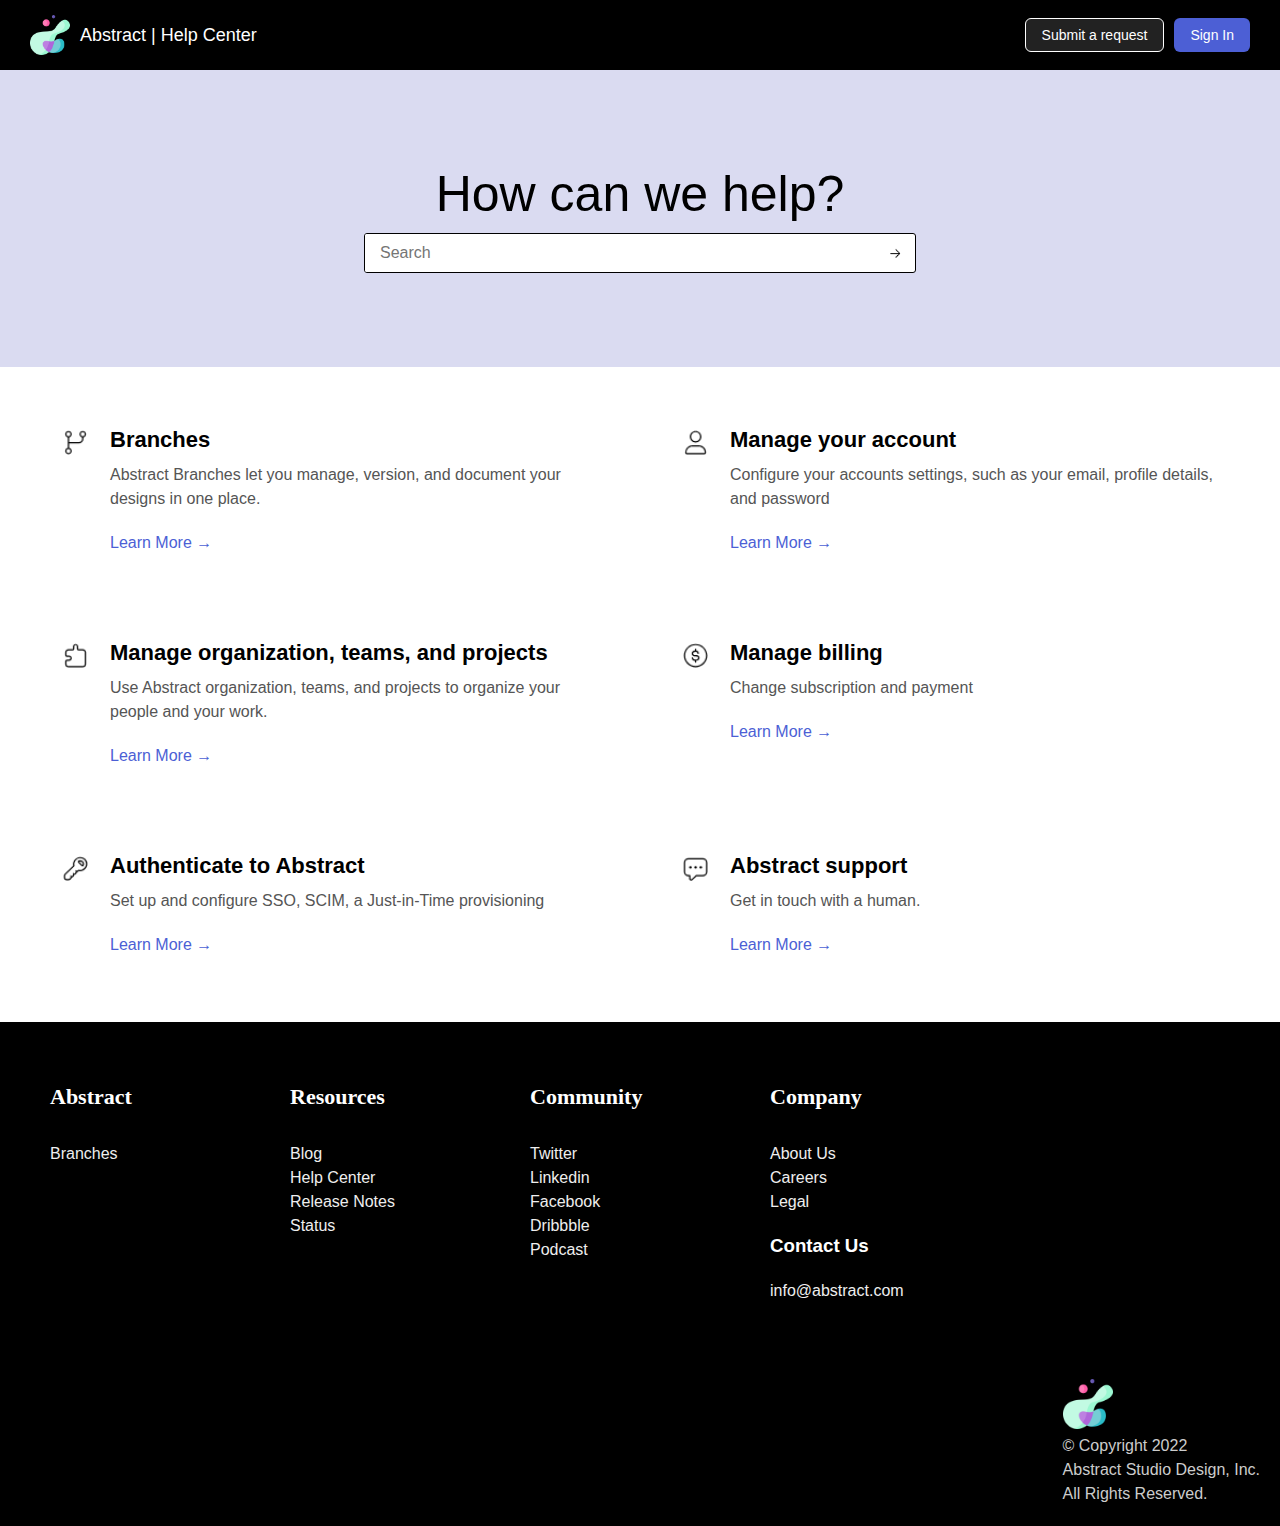
<file: Front end - abstract/index.html>
<!DOCTYPE html>
<html lang="en">

<head>
    <meta charset="UTF-8">
    <meta name="viewport" content="width=device-width, initial-scale=1.0">
    <title>Abstract</title>
    <link rel="stylesheet" href="styles.css">
</head>

<body>
    <header class="site-header">
        <div class="logo-text">
            <img src="./assets/abstract.png" alt="Abstract Logo">
            <span>Abstract | Help Center</span>
        </div>
        <div class="header-buttons">
            <button id="request">Submit a request</button>
            <button id="signIn">Sign In</button>
        </div>
    </header>
    <section>
        <div id="help">
            <p id="help-text">How can we help?</p>
            <div class="search-box">
                <input type="search" placeholder="Search" class="search-input">
                <button class="search-btn">
                    <img src="./assets/arrow-right-stroke.png" class="arrow-icon">
                </button>
            </div>
        </div>
    </section>
    <main>
        <!-- 1. Branches -->
        <section class="help-item" id="branches">
            <img src="./assets/branch.png" class="help-icon" alt="branch icon">
            <div class="help-info">
                <h2>Branches</h2>
                <p>Abstract Branches let you manage, version, and document your designs in one place.</p>
                <button class="learn-more-btn">
                    <!--Използваме &rarr; за създаване на → -->
                    Learn More &rarr;
                </button>
            </div>
        </section>
        <!-- 2. Manage your account -->
        <section class="help-item" id="accounts">
             <img src="./assets/user.png" class="help-icon" alt="user icon">
            <div class="help-info">
            <h2>Manage your account</h2>
            <p>Configure your accounts settings, such as your email, profile details, and password</p>
             <button class="learn-more-btn">
                Learn More &rarr;
            </button>
            </div>
        </section>
        <!-- 3. Organization -->
        <section class="help-item" id="organization">
             <img src="./assets/extension.png" class="help-icon" alt="extension icon">
            <div class="help-info">
            <h2>Manage organization, teams, and projects</h2>
            <p>Use Abstract organization, teams, and projects to organize your people and your work.</p>
             <button class="learn-more-btn">
                Learn More &rarr;
            </button>
            </div>
        </section>
         <!-- 4. Billing -->
        <section class="help-item" id="subscription">
             <img src="./assets/dollar-circle.png" class="help-icon" alt="dollar-circle icon">
            <div class="help-info">
            <h2>Manage billing</h2>
            <p>Change subscription and payment</p>
             <button class="learn-more-btn">
                Learn More &rarr;
            </button>
            </div>
        </section>
          <!-- 5. Authentication -->
        <section class="help-item" id="authentication">
             <img src="./assets/key.png" class="help-icon" alt="authentication icon">
            <div class="help-info">
            <h2>Authenticate to Abstract</h2>
            <p>Set up and configure SSO, SCIM, a Just-in-Time provisioning</p>
             <button class="learn-more-btn">
                Learn More &rarr;
            </button>
            </div>
        </section>
         <!-- 6. Support -->
        <section class="help-item" id="support">
             <img src="./assets/message-dots.png" class="help-icon" alt="message-dots icon">
            <div class="help-info">
            <h2>Abstract support</h2>
            <p>Get in touch with a human.</p>
             <button class="learn-more-btn">
                Learn More &rarr;
            </button>
            </div>
        </section>
    </main>
    <footer>
        <!-- Footer main -->
        <section class="ft-main">
            <div class="ft-main-item">
                <h2 class="ft-title">Abstract</h2>
                <ul>
                    <li><a href="#">Branches</a></li>
                </ul>
            </div>
            <div class="ft-main-item">
                <h2 class="ft-title">Resources</h2>
                <ul>
                    <li><a href="#">Blog</a></li>
                    <li><a href="#">Help Center</a></li>
                    <li><a href="#">Release Notes</a></li>
                    <li><a href="#">Status</a></li>
                </ul>
            </div>
            <div class="ft-main-item">
                <h2 class="ft-title">Community</h2>
                <ul>
                    <li><a href="#">Twitter</a></li>
                    <li><a href="#">Linkedin</a></li>
                    <li><a href="#">Facebook</a></li>
                    <li><a href="#">Dribbble</a></li>
                    <li><a href="#">Podcast</a></li>
                </ul>
            </div>
            <div class="ft-main-item">
                <h2 class="ft-title">Company</h2>
                <ul>
                    <li><a href="#">About Us</a></li>
                    <li><a href="#">Careers</a></li>
                    <li><a href="#">Legal</a></li>
                    <li>
                        <h3>Contact Us</h3>
                    </li>
                    <li><a href="mailto:info@abstract.com">info@abstract.com</a></li>
                </ul>
            </div>
        </section>
        <!--Foter legal-->
        <div class="footer-right">
        <div class="ft-legal">
            <img class="ft-logo" src="./assets/abstract.png" alt="Abstract Logo">
            <p>
        &#169; Copyright 2022 <br>
        Abstract Studio Design, Inc. <br>
        All Rights Reserved.
    </p>
        </div>
    </div>
    </footer>
</body>

</html>
</file>
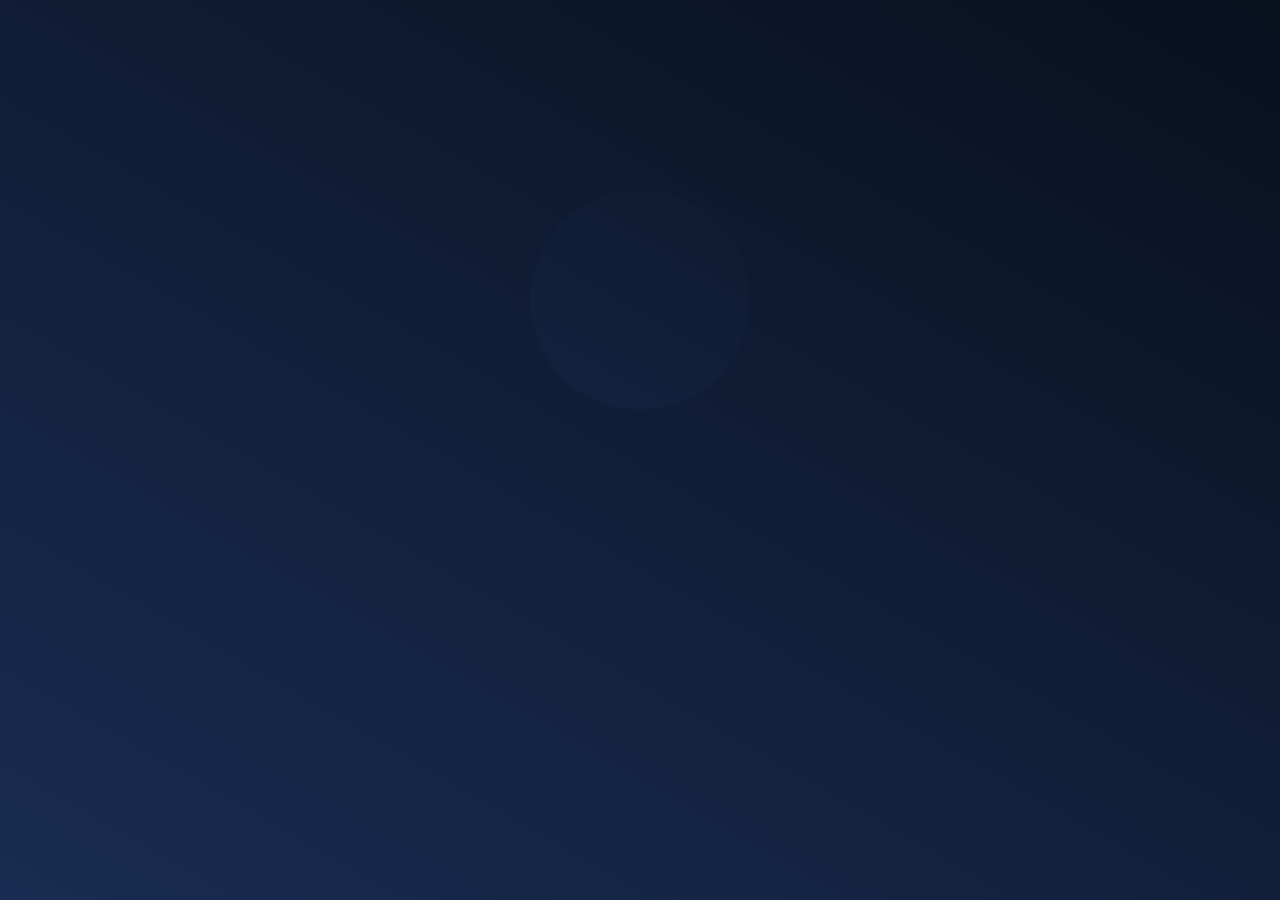
<file: Solar Eclipse/index.html>
<!DOCTYPE html>
<html>
<head>
    <link rel="stylesheet" href="styles.css">
    <title>Solar Eclipse Animation</title>
</head>
    <body>
        <!-- Write HTML code here -->
        <div class="moon"> </div>
    </body>
</html>
</file>
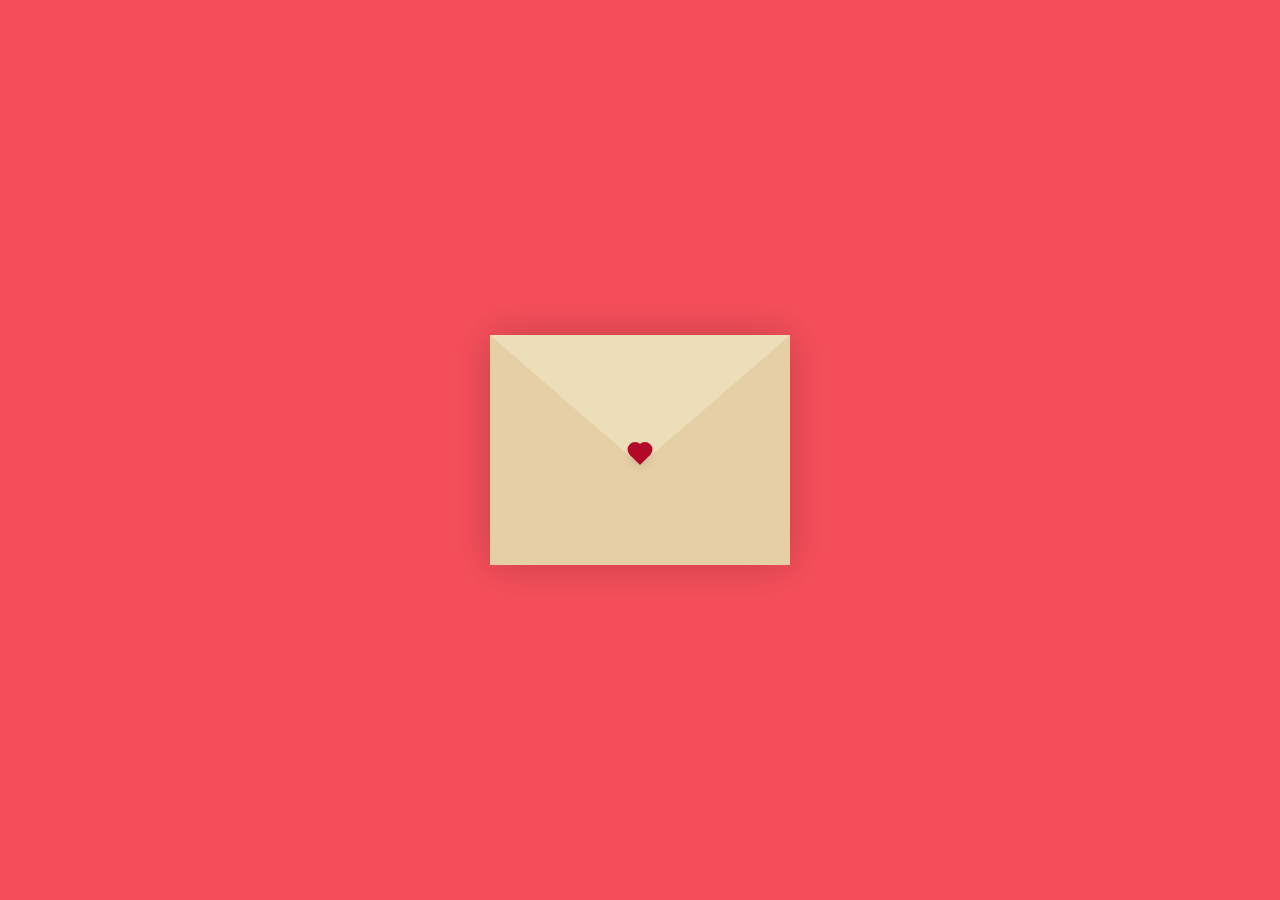
<file: Valentine's Day card/index.html>
<!DOCTYPE html>
<html lang="bg">

<head>
    <meta charset="UTF-8">
    <meta name="viewport" content="width=device-width, initial-scale=1.0">
    <title>Valentine's Day</title>
    <link rel="stylesheet" href="./style.css">
</head>

<body>
   <div class="container">
        <div class="envelope-wrapper">
            <div class="envelope">
                <div class="letter">
                    <div class="text">
                        <strong>Мече</strong>
                        <p>За мен си най-скъпия подарък.</p>
                        <p>Обичам те!</p>
                    </div>
                </div>
            </div>
            <div class="heart"></div> 
        </div>
    </div>

   <script>
    const envelope = document.querySelector('.envelope-wrapper'); 
    envelope.addEventListener('click', () => {
        envelope.classList.toggle('flap'); 
    });
   </script>

</body>
</html>
</file>
<file: Front end - abstract/styles.css>
@import url('https://fonts.googleapis.com/css2?family=Open+Sans:ital,wght@0,300..800;1,300..800&display=swap');

/* Основни настройки */
html,
body {
    margin: 0;
    padding: 0;
    height: 100%;
    font-family: 'Montserrat', sans-serif;
    background-color: #f5f5f5;
}

body {
    display: flex;
    flex-direction: column;
}

main {
    display: flex;
    flex-wrap: wrap;
    grid-template-columns: repeat(2, 1fr);
    gap: 40px;
    padding: 40px;
    justify-content: space-between;
    flex: 1;
    background-color: #fff;
}

/* Това е css правилото за Header */
.site-header {
    display: flex;
    /*Превръща <header> в flex контейнер.*/
    justify-content: space-between;
    /*Мести бутоните в дясно*/
    align-items: center;
    background-color: black;
    padding: 15px 30px;
}

.logo-text{
    display: flex;
    align-items: center;
    gap: 10px;
}

.logo-text img{
    height: 40px;
    width: auto;
}

.logo-text span{
    color: #fff;
    font-size: 18px;
    font-weight: 500;
    white-space: nowrap;
}
.header-buttons {
    display: flex;
    gap: 10px;
    /* разстояние между бутоните */
}

#signIn {
    border-radius: 6px;
    border: none;
    background-color: #4C5FD5;
    color: white;
    padding: 8px 16px;
    font-size: 14px;
}

#request {
    border-radius: 6px;
    /*леко заоблени ъгли*/
    border-style: solid;
    /*Прави border плътна,непрекъсната линя*/
    border-width: 1px;
    /*Определя дебелината на border*/
    border-color: white;
    /*Прави цвета на border бял*/
    background-color: #222222;
    color: white;
    padding: 8px 16px;
    /*добавя вътрешно пространство вътре в елемента, 8px → отгоре и отдолу 16px → отляво и отдясно */
    font-size: 14px;
    /*Определя размера на текста в бутона -> 14px означава 14 пиксела височина на буквите*/
}

#help {
    display: flex;
    flex-direction: column;
    justify-content: center;
    align-items: center;
    height: 33vh;
    background-color: #dadbf1;
    gap: 10px;
}

#help-text {
    font-size: 50px;
    font-weight: 500;
    margin: 0;
}

.search-box {
    display: flex;
    width: 550px;
    max-width: 80%;
    border: 1px solid #000;
    border-radius: 3px;
    /* леко заобляне на всички ъгли */
    background-color: #fff;
    overflow: hidden;
    /* гарантира, че ъглите се подрязват правилно */
}

.search-input {
    flex: 1;
    border: none;
    outline: none;
    padding: 10px 15px;
    font-size: 16px;
    border-radius: 0;
    /* махаме отделното заобляне */
}

.search-btn {
    background: none;
    border: none;
    cursor: pointer;
    padding: 0 10px;
    display: flex;
    align-items: center;
    /* центрира стрелката вертикално */
    border-radius: 0;
    /* махаме отделното заобляне */
}

/*Learn More buttons*/

.help-item{
    display: flex;
    align-items: flex-start;
    gap: 20px;
    width: 45%;
    background: #fff;
    padding: 20px;
    border-radius: 8px;
}

.help-icon{
    width: 30px;
    height: 30px;
    flex-shrink: 0;
    object-fit: contain;
}

.help-info h2{
    margin: 0 0 10px 0;
    font-size: 22px;

}

.help-info p {
    margin: 0 0 15px 0;
    font-size: 16px;
    color: #555;
    line-height: 1.5;
}

.learn-more-btn {
    display: flex; /* подрежда текста и стрелката хоризонтално */
    align-items: center;
    gap: 6px;
    padding: 8px 0px;
    font-size: 16px;
    font-weight: 500;
    border: none;
    background-color: transparent;
    color: #4C5FD5;
    cursor: pointer;
    
}

learn-more-btn:hover {
    text-decoration: underline;
}

.arrow-icon {
    width: 20px;
    height: 20px;
}

/*Footer*/
ul {
    list-style: none;
    padding-left: 0;
}

footer {
    background-color: #000;
    color: #fff;
    line-height: 1.5;
}

footer a {
    text-decoration: none;
    color: #eee;
}

a:hover {
    text-decoration: underline;
}

.ft-main {
    padding: 1.25rem 1.875rem;
    display: flex;
    flex-wrap: wrap;
}

.ft-main-item {
    padding: 1.25rem;
    min-width: 12.5rem;
}

.ft-title {
    color: #fff;
    font-family: "Merriweather", serif;
    font-size: 1.375rem;
    padding-bottom: 0.625rem;

}

.ft-legal {
    display: flex;
    flex-direction: column;  /* вертикално подреждане: логото над текста */
    align-items: flex-start; /* подравняване вляво */
    gap: 5px;                /* малко разстояние между логото и текста */
    padding: 20px;
    background-color: #000;
    color: #ccc;
}

.footer-right {
    display: flex;
    flex-direction: column;      /* вертикално подреждане */
    align-items: flex-end;     /* логото и текстът подравнени вляво */
    gap: 5px;
    color: #ccc;
}


.ft-logo {
    width: 50px;               /* ширина на логото */
    height: auto;               /* запазва пропорциите */
}

.ft-legal p {
    margin: 0;               /* премахва стандартния margin на параграфа */
    line-height: 1.5;        /* разстояние между редовете */
}
</file>
<file: Solar Eclipse/styles.css>
*{
    margin: 0px;
    padding: 0px;
    box-sizing: inherit;
}

html{
    margin: 0px;
    padding: 0px;
    height: 100%;
    box-sizing: border-box;
}

body{
    display: flex;
    align-items: center;
    justify-content: center;
    height: 600px;
    background-image: linear-gradient(30deg, #182C51, #09101e);
    overflow: hidden;
}

.moon{
    width: 220px;
    height: 220px;
    border-radius: 50%;
    position: relative;
    background-image: linear-gradient(30deg, #13223f, #0e1a30);
}

.moon::before{
    content: "";
    background-color: rgb(0, 0, 0, 0);
    border-radius: 50%;
    z-index: -1;
    width: 100%;
    height: 100%;
    position: absolute;
    display: block;
    animation: eclipse-animation 3.2s linear infinite alternate;
}

@keyframes eclipse-animation{
    0%{
        box-shadow: none;
        transform: translate(-30px, 30px) scale(0.9);
    }

    50%{
        transform: translate(0px, 0px) scale(1.02);
        box-shadow: 0 0 10px #f9f3f2, 0 0 80px 8px #C7938B;
        background-color: #efdbd8;
    }

    100%{
        transform: translate(30px, -30px) scale(0.9);
        box-shadow: none;
    }
}

@media(max-width: 768px){
    .moon{
        width: 160px;
        height: 160px;
    }
}
</file>
<file: Valentine's Day card/style.css>
:root{
    --primary: #b80012cf;
    --bg-color: rgb(245, 79, 90);
    --bg-envolope-color: #f5edd1;
    --envolope-tab: #ecdeb8;
    --envolope-cover: #e6cfa7;
    --shadow-color: rgba(0, 0, 0, 0.2);
    --txt-color: #444;
    --heart-color: rgb(180, 8, 42);
}
body{
    margin: 0;
    padding: 0;
    box-sizing: border-box;
    background: var(--bg-color);
    display: flex;
    align-items: center;
    justify-content: center;
}
.container{
    height: 100vh;
    display: grid;
    place-items: center;
}
.container > .envelope-wrapper {
    background: var(--bg-envolope-color);
    box-shadow: 0 0 40px var(--shadow-color);
}
.container > .envelope-wrapper > .envelope {
    position: relative;
    width: 300px;
    height: 230px;
}
.container > .envelope-wrapper > .envelope::before {
    content: '';
    position: absolute;
    z-index: 2;
    border-top: 130px solid var(--envolope-tab);
    border-right: 150px solid transparent;
    border-left: 150px solid transparent;
    top: 0;
    transform-origin: top;
    transition: all 0.5s ease-in-out 0.7s;
}
.container > .envelope-wrapper > .envelope::after{
    content: '';
    position: absolute;
    z-index: 3;
    border-top: 130px solid transparent;
    border-left: 150px solid var(--envolope-cover);
    border-right: 150px solid var(--envolope-cover);
    border-bottom: 100px solid var(--envolope-cover);
    bottom: 0;
}
.letter{
    position: absolute;
    right: 20%;
    bottom: 0;
    width: 180px;
    height: 180px;
    background: var(--primary);
    border-radius: 2px;
    display: inline-block;
    transition: all 1s ease-in-out;
    padding: 20px 10px;
    box-shadow: 0 0 10px var(--shadow-color);
    z-index: 1;
    opacity: 0; 
    animation: bounce 1.5s ease-in-out infinite; 
}
.letter::before{
    content: '';
    position: absolute;
    top: 10px;
    left: 10px;
    right: 10px;
    bottom: 10px;
    border: 2px solid #003049;
    border-style: dashed;
}
.letter > .text{
    font-family: 'Brush Script MT', cursive;
    font-size: 10px;
    color: var(--txt-color);
    text-align: center;
}
.heart{
    position: absolute;
    top: 50%;
    left: 50%;
    width: 15px;
    height: 15px;
    background: var(--heart-color);
    z-index: 4;
    transform: translate(-50%, -20%)rotate(45deg);
    transition: transform 0.5s ease-in-out 1s;
    box-shadow: 0 0 10px var(--shadow-color);
    cursor: pointer;
}
.heart::before,
.heart::after{
    content: '';
    position: absolute;
    width: 15px;
    height: 15px;
    background: var(--heart-color);
    border-radius: 50%;
}
.heart::before{
    top: -7.5px;
}
.heart::after{
    right: 7.5px;
}
.flap > .envelope::before {
    z-index: 0;
    transform: rotateX(180deg);
}
.flap > .envelope .letter {
    bottom: 100px;
    transform: scale(1.5);
    opacity: 1;
    transition-delay: 0.5s;
    animation: bounce 1.5s ease-in-out infinite;
    z-index: 3; 
}
.flap > .heart {
    transform: rotate(90deg);
    transition-delay: 0.4s;
}
@keyframes bounce {
    0% { transform: translateY(0); }
    30% { transform: translateY(-10px); }
    50% { transform: translateY(0); }
    70% { transform: translateY(-5px); }
    100% { transform: translateY(0); }
}
</file>
